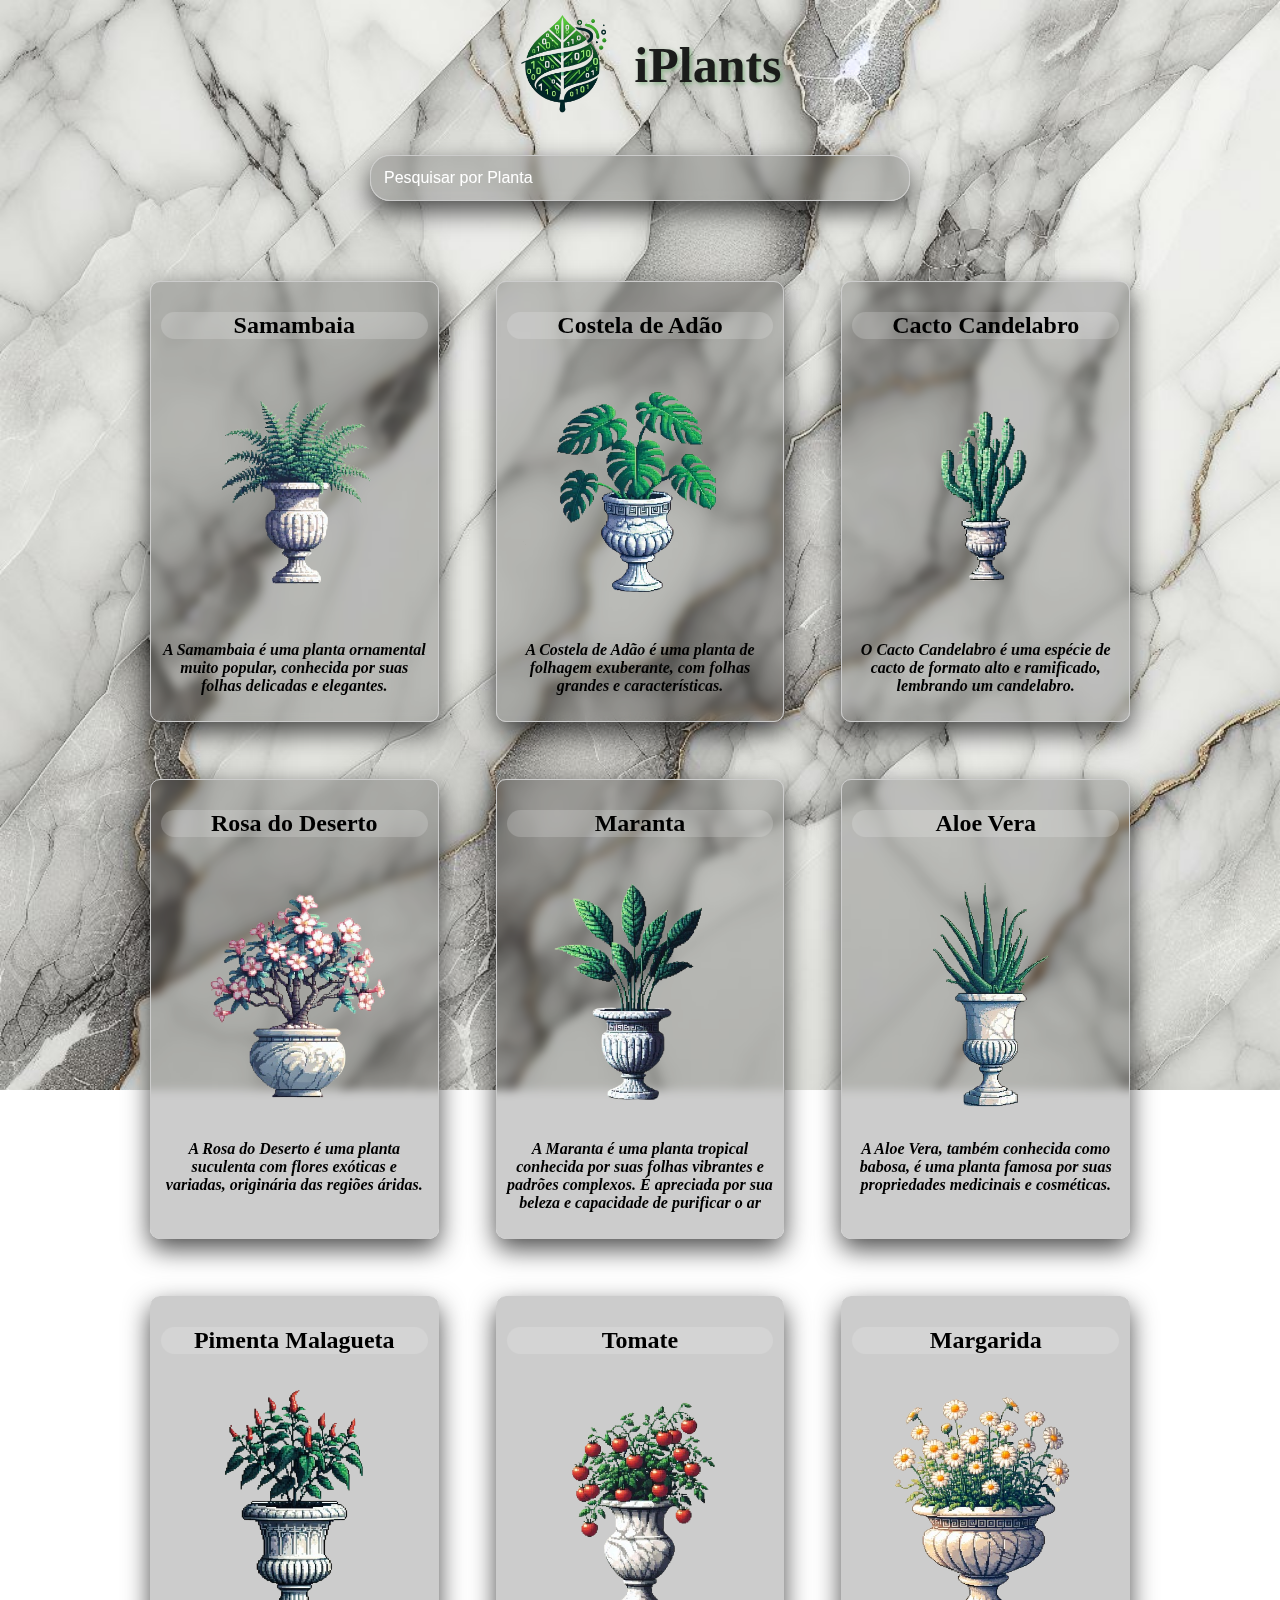
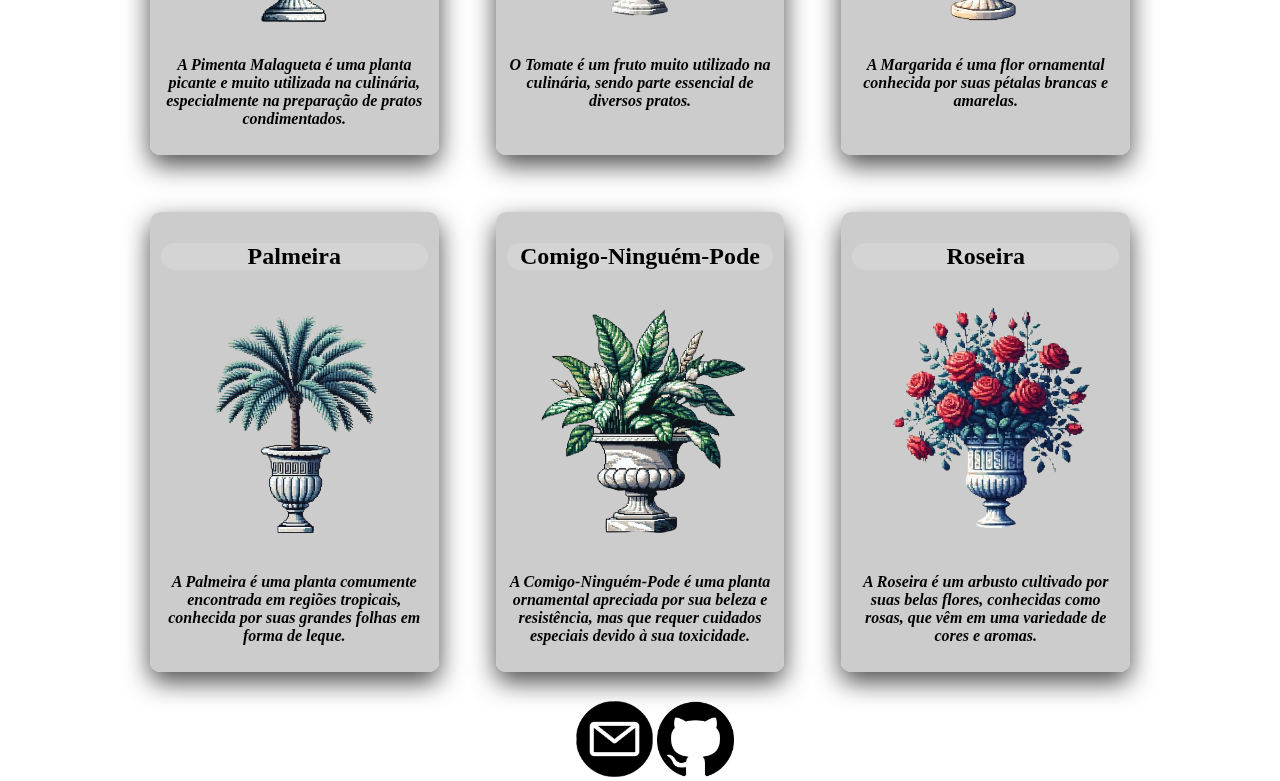
<file: index.html>
<!DOCTYPE html>
<html lang="pt-br">
<head>
    <meta charset="UTF-8">
    <meta name="viewport" content="width=device-width, initial-scale=1.0">
    <meta name="description" content="Informações sobre Plantas">
    <meta name="keywords" content="plantas, coleção">
    <meta name="author" content="José Leandro - Axlvox">
    <title>iPlants</title>
    <link rel="icon" href="iPlants.png" type="image/x-icon">

    <link rel="stylesheet" href="style.css"> 
        <script src="script.js"></script>

</head>
<body>
    <div class="wallpaper">
        <div class="header-container">
            <img id="icon" src="iPlants.png" alt="iPlants Icon">
            <h1 class="titlePage">iPlants</h1>      
        </div>
        <input type="text"  class="glass"  id="searchInput" placeholder="Pesquisar por Planta">


        <main class="main">
            
            <div class="card glass">
                <h2 class="title">Samambaia</h2>
                <img src="Samambaia.png" alt="Samambaia" class="plant">
                <p class="subtitle">A Samambaia é uma planta ornamental muito popular, conhecida por suas folhas delicadas e elegantes.</p>
            </div>

            <div class="card glass">
                <h2 class="title">Costela de Adão</h2>
                <img src="Costela de Adão.png" alt="Costela de Adão" class="plant">
                <p class="subtitle">A Costela de Adão é uma planta de folhagem exuberante, com folhas grandes e características.</p>
            </div>

            <div class="card glass">
                <h2 class="title">Cacto Candelabro</h2>
                <img src="Cacto Candelabro.png" alt="Cacto Candelabro" class="plant">
                <p class="subtitle">O Cacto Candelabro é uma espécie de cacto de formato alto e ramificado, lembrando um candelabro.</p>
            </div>

            <div class="card glass">
                <h2 class="title">Rosa do Deserto</h2>
                <img src="Rosa do Deserto.png" alt="Rosa do Deserto" class="plant">
                <p class="subtitle">A Rosa do Deserto é uma planta suculenta com flores exóticas e variadas, originária das regiões áridas.</p>
            </div>

            <div class="card glass">
                <h2 class="title">Maranta</h2>
                <img src="Maranta.png" alt="Maranta" class="plant">
                <p class="subtitle">A Maranta é uma planta tropical conhecida por suas folhas vibrantes e padrões complexos. É apreciada por sua beleza e capacidade de purificar o ar</p>
               
            </div>

            <div class="card glass">
                <h2 class="title">Aloe Vera</h2>
                <img src="Aloe Vera.png" alt="Aloe Vera" class="plant">
                <p class="subtitle">A Aloe Vera, também conhecida como babosa, é uma planta famosa por suas propriedades medicinais e cosméticas.</p>
            </div>

            <div class="card glass">
                <h2 class="title">Pimenta Malagueta</h2>
                <img src="Pimenta Malagueta.png" alt="Pimenta Malagueta" class="plant">
                <p class="subtitle">A Pimenta Malagueta é uma planta picante e muito utilizada na culinária, especialmente na preparação de pratos condimentados.</p>
            </div>

            <div class="card glass">
                <h2 class="title">Tomate</h2>
                <img src="Tomate.png" alt="Tomate" class="plant">
                <p class="subtitle">O Tomate é um fruto muito utilizado na culinária, sendo parte essencial de diversos pratos.</p>
            </div>
            
            <div class="card glass">
                <h2 class="title">Margarida</h2>
                <img src="Margarida.png" alt="Margarida" class="plant">
                <p class="subtitle">A Margarida é uma flor ornamental conhecida por suas pétalas brancas e amarelas.</p>
            </div>
            
            <div class="card glass">
                <h2 class="title">Palmeira</h2>
                <img src="Palmeira.png" alt="Palmeira" class="plant">
                <p class="subtitle">A Palmeira é uma planta comumente encontrada em regiões tropicais, conhecida por suas grandes folhas em forma de leque.</p>
            </div>            

            <div class="card glass">
                <h2 class="title">Comigo-Ninguém-Pode</h2>
                <img src="Comigo-Ninguem-pode.png" alt="Comigo-Ninguem-Pode" class="plant">
                <p class="subtitle">A Comigo-Ninguém-Pode é uma planta ornamental apreciada por sua beleza e resistência, mas que requer cuidados especiais devido à sua toxicidade.</p>
            </div>

            <div class="card glass">
                <h2 class="title">Roseira</h2>
                <img src="Roseira.png" alt="Roseira" class="plant">
                <p class="subtitle">A Roseira é um arbusto cultivado por suas belas flores, conhecidas como rosas, que vêm em uma variedade de cores e aromas.</p>
               
            </div>
        </main>
        <footer class="footer">
            <a href="mailto:leandro.jlds@gmail.com.com"><img src="emailico.png" alt="Email"></a>
            <a href="https://github.com/Axlvox" target="_blank"><img src="githubico.png" alt="GitHub"></a>
        </footer>
    </div>
    <script src="script.js"></script>
</body>
</html>
</file>
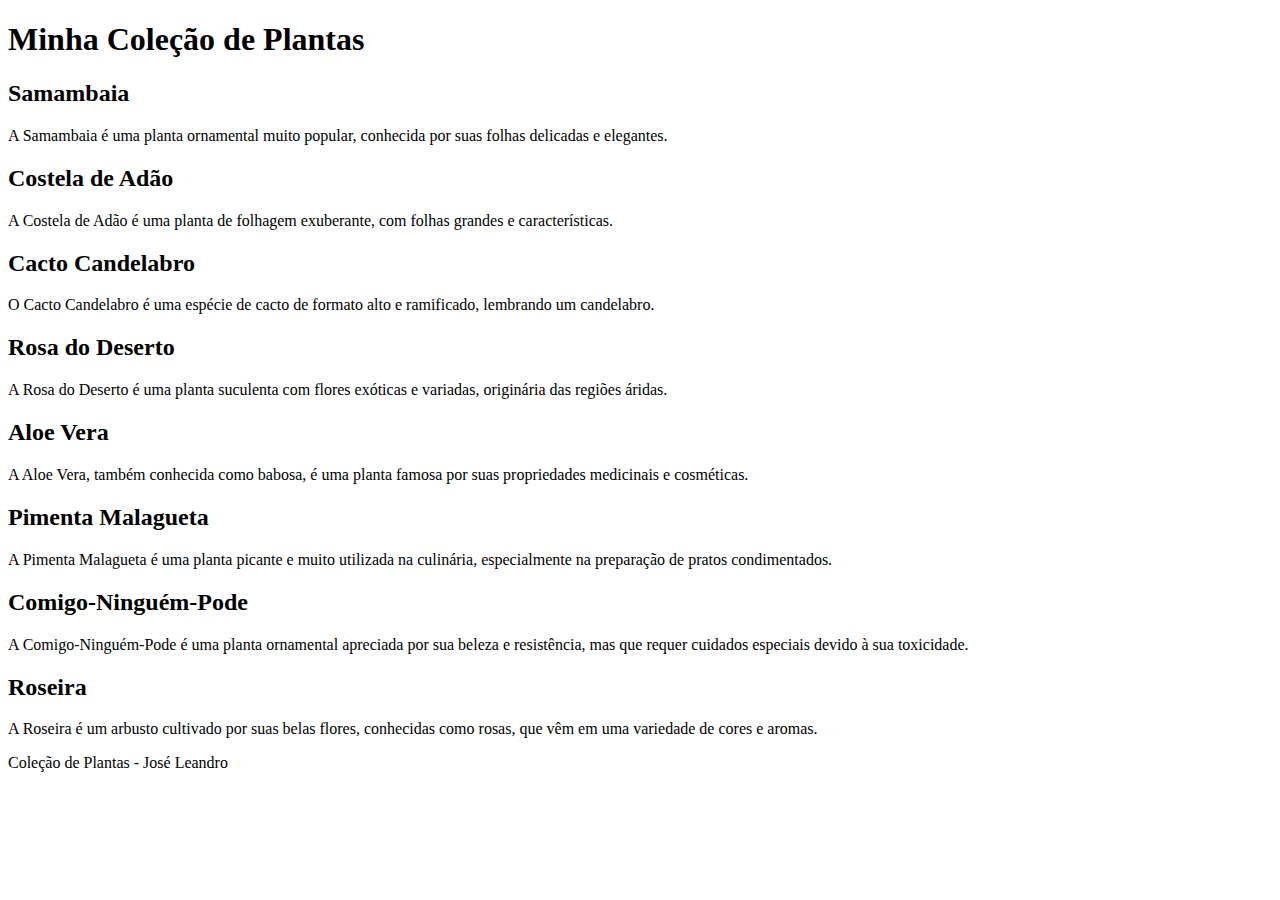
<file: plants_index.html>
<!DOCTYPE html>
<html lang="pt-br">
<head>
    <meta charset="UTF-8">
    <meta name="viewport" content="width=device-width, initial-scale=1.0">
    <meta name="description" content="Informações sobre Plantas">
    <meta name="keywords" content="plantas, coleção">
    <meta name="author" content="José Leandro">
    <title>Minha Coleção de Plantas</title>
</head>
<body>
    <header>
        <h1>Minha Coleção de Plantas</h1>
    </header>

    <main>
        <div id="card">
            <h2>Samambaia</h2>
            <p>A Samambaia é uma planta ornamental muito popular, conhecida por suas folhas delicadas e elegantes.</p>
        </div>

        <div id="card">
            <h2>Costela de Adão</h2>
            <p>A Costela de Adão é uma planta de folhagem exuberante, com folhas grandes e características.</p>
        </div>

        <div id="card">
            <h2>Cacto Candelabro</h2>
            <p>O Cacto Candelabro é uma espécie de cacto de formato alto e ramificado, lembrando um candelabro.</p>
        </div>

        <div id="card">
            <h2>Rosa do Deserto</h2>
            <p>A Rosa do Deserto é uma planta suculenta com flores exóticas e variadas, originária das regiões áridas.</p>
        </div>

        <div id="card">
            <h2>Aloe Vera</h2>
            <p>A Aloe Vera, também conhecida como babosa, é uma planta famosa por suas propriedades medicinais e cosméticas.</p>
        </div>

        <div id="card">
            <h2>Pimenta Malagueta</h2>
            <p>A Pimenta Malagueta é uma planta picante e muito utilizada na culinária, especialmente na preparação de pratos condimentados.</p>
        </div>

        <div id="card">
            <h2>Comigo-Ninguém-Pode</h2>
            <p>A Comigo-Ninguém-Pode é uma planta ornamental apreciada por sua beleza e resistência, mas que requer cuidados especiais devido à sua toxicidade.</p>
        </div>

        <div id="card">
            <h2>Roseira</h2>
            <p>A Roseira é um arbusto cultivado por suas belas flores, conhecidas como rosas, que vêm em uma variedade de cores e aromas.</p>
        </div>
    </main>

    <footer>
        <p>Coleção de Plantas - José Leandro</p>
    </footer>
</body>
</html>
</file>
<file: style.css>
body, html {
    margin: 0;
    padding: 0;
    height: 100%;
}

.main {
    display: grid;
    grid-template-columns: repeat(auto-fit, minmax(250px, 1fr));
    gap: 25px;
}

.container {
    display: flex;
    justify-content: center;
    align-items: center;
}

.header-container {
    display: flex;
    justify-content: center;
    align-items: center;
    margin-bottom: 2%;
}

#icon {
    width: 20%;
    height: 20%;
    margin-right: 1%; 
}

.titlePage {
    font-weight: bold;
    color: rgba(19, 19, 19, 0.945);
    text-shadow: 2px 2px 4px rgba(5, 121, 11, 0.349);
    font-size: 50px; /* Ajuste o tamanho da fonte conforme necessário */

}

.title {
    text-align: center;
    font-weight: bold;
    background-color: rgba(240, 240, 240, 0.2);
    border-radius: 20px;
}

.subtitle {
    text-align: center;
    font-weight: bold;
    font-style: italic;
    border-radius: 20px;
}

.card {
    flex: 1;
    border: 1px solid #ccc;
    border-radius: 20px;
    padding: 10px;
}

.card-wrapper {
    display: flex;
    justify-content: center;
    margin-bottom: 50px;
}

.plant {
    max-width: 100%;
    max-height: 100%;
    display: block;
    margin: auto;
}

.glass {
    max-width: 100%;
    max-height: 100%;
    backdrop-filter: blur(5px);
    border-radius: 10px;
    background: linear-gradient(100deg, rgba(0,0,0,.2),rgba(0,0,0,.2));
    box-shadow: 0 10px 26px 0 rgba(0,0,0,.70);
    margin: 5%;
}

.wallpaper {
    display: flex;
    flex-direction: column;
    align-items: center;
    justify-content: space-between;
    min-height: 100vh;
    background: url('Wallpaper.jpg') no-repeat center center fixed;
    background-size: cover;
}

.border{
    max-width: 100%;
    max-height: 100%;
}

.footer {
    position: relative;
    max-width: 20%;
    max-height: 20%;
    margin-left: 10%;
    align-items: center;
}

.footer img {
    width: 30%;
    height: 30%;
    margin-top: 5%;
}

#searchInput {
    width: 40%;
    padding: 1%;
    border-radius: 20px;
    border: 1px solid #ccc;
    font-size: 16px;
    color: white;
    margin-top: 0%;
}

#searchInput::placeholder {
    color: white;
}
</file>
